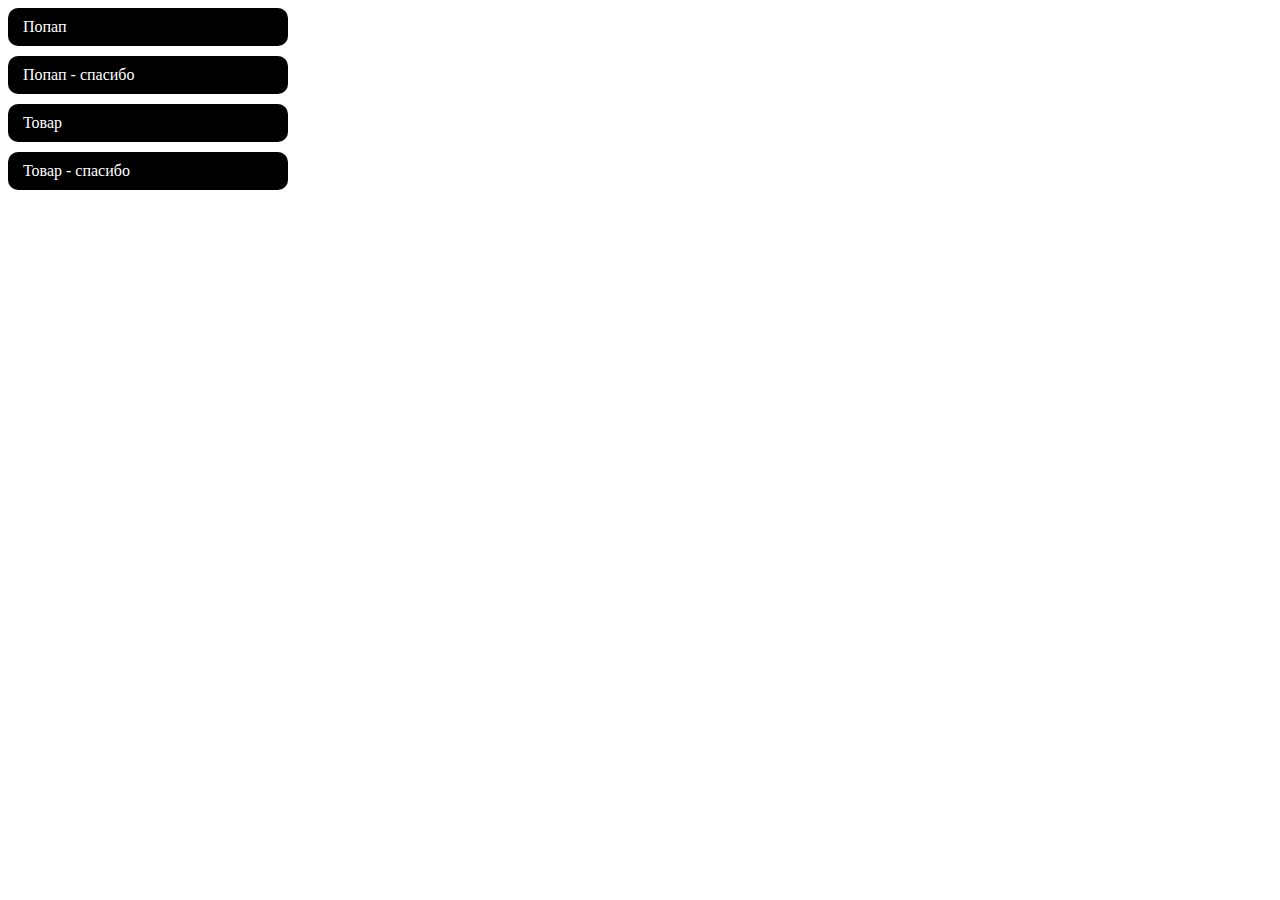
<file: index.html>
<!DOCTYPE html>
<html lang="en">

<head>
 <meta charset="UTF-8">
 <meta name="viewport" content="width=device-width, initial-scale=1.0">
 <title>Document</title>
 <style>
  a {
   background: #000;
   color: #fff;
   padding: 10px 15px;
   border-radius: 10px;
   display: block;
   width: 250px;
   text-decoration: none;
   margin-bottom: 10px;
  }
 </style>
</head>

<body>
 <a href="calc-popup.html">Попап</a>
 <a href="calc-popup-thx.html">Попап - спасибо</a>
 <a href="calc-product.html">Товар</a>
 <a href="calc-product-thx.html">Товар - спасибо</a>
</body>

</html>
</file>
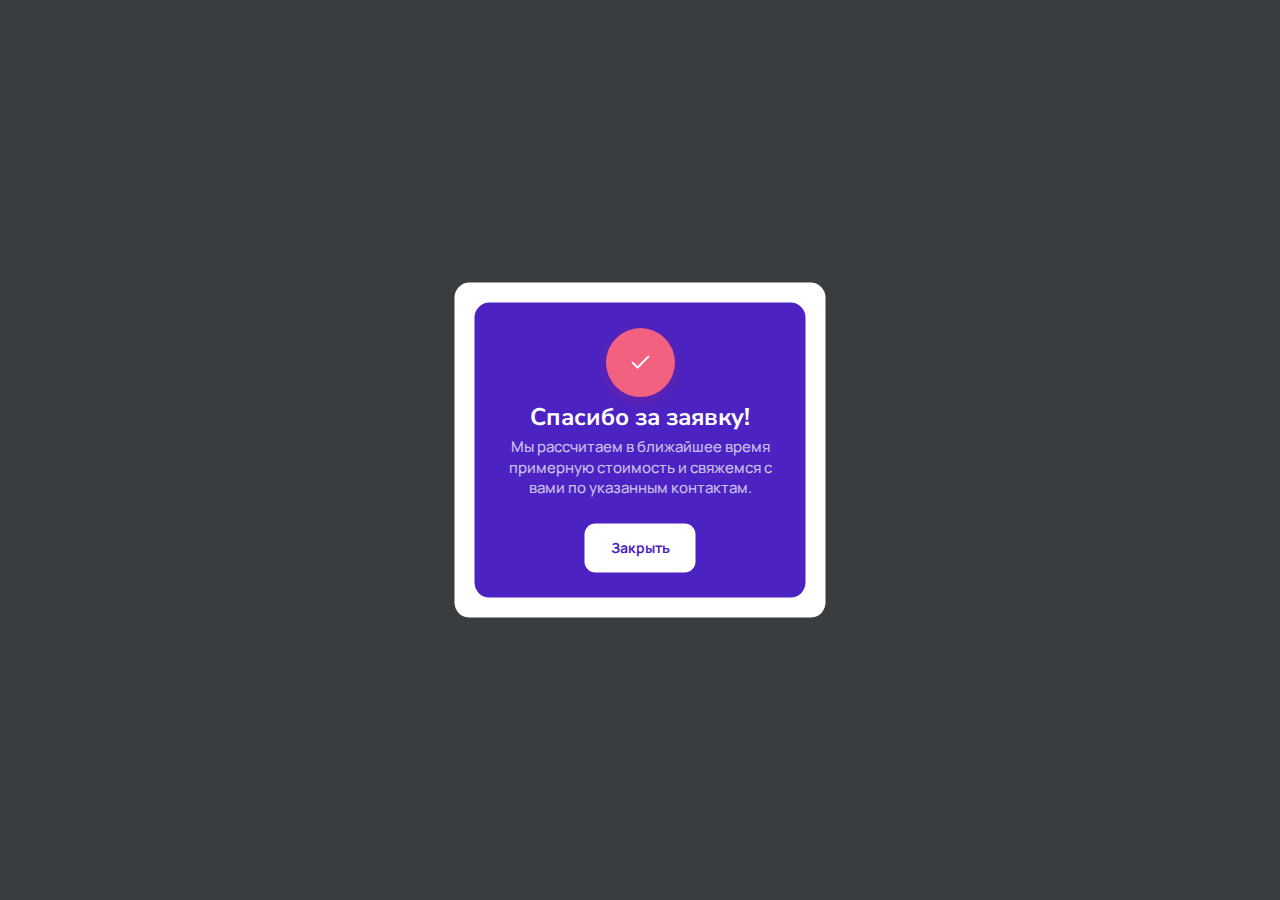
<file: calc-popup-thx.html>
<!DOCTYPE html>
<html lang="en">

<head>
 <meta charset="UTF-8">
 <meta name="viewport" content="width=device-width, initial-scale=1.0">
 <link rel="stylesheet" href="reset.css">
 <link rel="stylesheet" href="calc.css">
 <title>Попап - спасибо</title>
</head>

<body>

 <div class="thx-popup">
  <div class="thx-popup-wrapper">
   <div class="thx-popup-icon">
    <svg width="71" height="70" viewBox="0 0 71 70" fill="none" xmlns="http://www.w3.org/2000/svg">
     <rect x="0.5" width="70" height="70" rx="35" fill="#F36181" />
     <path d="M43.5 29L32.5 40L27.5 35" stroke="white" stroke-width="2" stroke-linecap="round"
      stroke-linejoin="round" />
    </svg>
   </div>
   <h4 class="thx-popup-title">
    Спасибо за заявку!
   </h4>
   <div class="thx-popup-text">
    Мы рассчитаем в ближайшее время примерную стоимость и свяжемся с вами по указанным контактам.
   </div>
   <div class="thx-popup-btn">
    Закрыть
   </div>
  </div>
 </div>




 <div class="calc-popup-bg"></div>

 <script src="calc.js"></script>
</body>

</html>
</file>
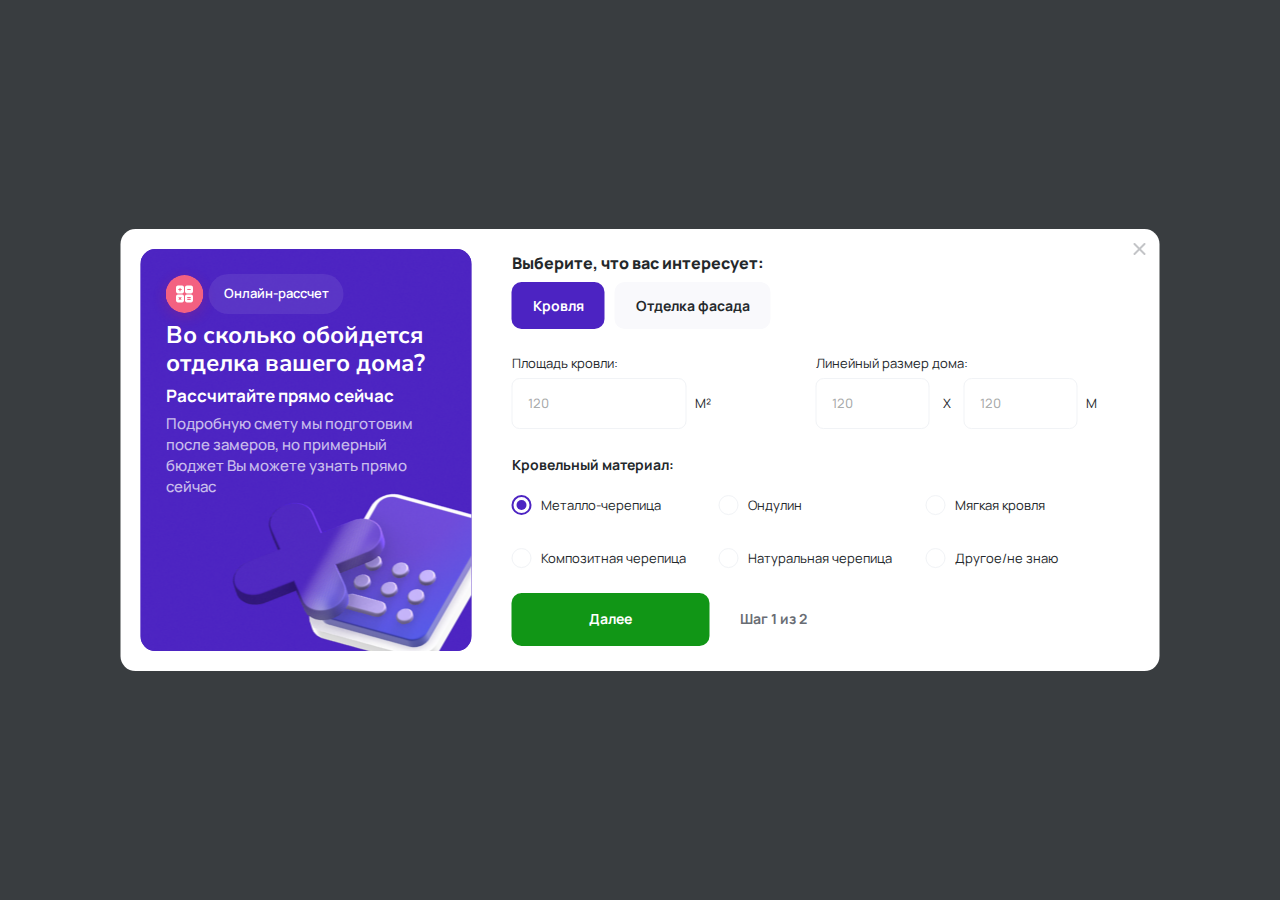
<file: calc-popup.html>
<!DOCTYPE html>
<html lang="en">

<head>
 <meta charset="UTF-8">
 <meta name="viewport" content="width=device-width, initial-scale=1.0">
 <link rel="stylesheet" href="reset.css">
 <link rel="stylesheet" href="calc.css">
 <title>Попап - калькулятор</title>
</head>

<body>

 <div class="calc-popup">
  <div class="calc-popup-wrapper">
   <div class="calc-popup-left">
    <div class="calc-banner">
     <div class="calc-banner-wrapper">
      <div class="calc-banner-top">
       <div class="calc-banner-top-icon">
        <img src="img/calc-banner-top-icon.svg" alt="">
       </div>
       <div class="calc-banner-top-label">
        Онлайн-рассчет
       </div>
      </div>
      <h4 class="calc-banner-title">
       Во сколько обойдется отделка вашего дома?
      </h4>
      <h5 class="calc-banner-subtitle">
       Рассчитайте прямо сейчас
      </h5>
      <div class="calc-banner-text">
       Подробную смету мы подготовим после замеров, но примерный бюджет Вы можете узнать прямо сейчас
      </div>
     </div>
     <img src="img/calc-banner-bg-desctop.png" alt="" class="calc-banner-bg">
    </div>
   </div>
   <div class="calc-popup-right">
    <div class="calc-form-wrapper">
     <h2 class="calc-form-title">Выберите, что вас интересует:</h2>

     <!-- Табы -->
     <div class="calc-form-tabs" id="popupTabs">
      <button class="calc-form-tab-button active" data-form="popupRoofForm">Кровля</button>
      <button class="calc-form-tab-button" data-form="popupFacadeForm">Отделка фасада</button>
     </div>

     <!-- Форма Кровля -->
     <form class="calc-form active" id="popupRoofForm">
      <div class="calc-form-step" data-step="1">
       <div class="calc-form-grid">
        <div class="calc-form-group">
         <label for="roof-area">Площадь кровли:</label>
         <div class="calc-form-input-wrap">
          <input type="text" id="roof-area" name="roof-area" placeholder="120">
          <span class="calc-form-unit">м²</span>
         </div>
        </div>

        <div class="calc-form-group">
         <label>Линейный размер дома:</label>
         <div class="calc-form-size-wrap">
          <input type="text" name="house-length" placeholder="120">
          <span class="calc-form-multiplier">X</span>
          <input type="text" name="house-width" placeholder="120">
          <span class="calc-form-unit">м</span>
         </div>
        </div>
       </div>

       <div class="calc-form-radio">
        <label class="bold-label">Кровельный материал:</label>
        <div class="calc-form-radio-group">
         <label class="calc-radio">
          <input type="radio" name="material" value="Металло-черепица" checked>
          <span class="calc-radio-custom"></span>
          Металло-черепица
         </label>

         <label class="calc-radio">
          <input type="radio" name="material" value="Ондулин">
          <span class="calc-radio-custom"></span>
          Ондулин
         </label>

         <label class="calc-radio">
          <input type="radio" name="material" value="Мягкая кровля">
          <span class="calc-radio-custom"></span>
          Мягкая кровля
         </label>

         <label class="calc-radio">
          <input type="radio" name="material" value="Композитная черепица">
          <span class="calc-radio-custom"></span>
          Композитная черепица
         </label>

         <label class="calc-radio">
          <input type="radio" name="material" value="Натуральная черепица">
          <span class="calc-radio-custom"></span>
          Натуральная черепица
         </label>

         <label class="calc-radio">
          <input type="radio" name="material" value="Другое/не знаю">
          <span class="calc-radio-custom"></span>
          Другое/не знаю
         </label>
        </div>
       </div>

       <div class="calc-form-footer">
        <button type="button" class="calc-form-next">Далее</button>
        <div class="calc-form-step-indicator">Шаг 1 из 2</div>
       </div>
      </div>

      <div class="calc-form-step hidden" data-step="2">
       <div class="calc-form-extra">
        <label class="big-label">Дополнительно понадобится:</label>
        <div class="calc-checkbox-group">
         <label class="calc-checkbox">
          <input type="checkbox" name="extra" value="Отделка фасада">
          <span class="calc-checkbox-custom">
           <svg class="checkmark" viewBox="0 0 24 24">
            <polyline points="20 6 9 17 4 12" />
           </svg>
          </span>
          Отделка фасада
         </label>

         <label class="calc-checkbox">
          <input type="checkbox" name="extra" value="Установка водосточной системы" checked>
          <span class="calc-checkbox-custom">
           <svg class="checkmark" viewBox="0 0 24 24">
            <polyline points="20 6 9 17 4 12" />
           </svg>
          </span>
          Установка водосточной системы
         </label>
        </div>
       </div>
       <div class="calc-form-radio utepl-radio">
        <label class="big-label">Понадобится утепление?</label>
        <div class="calc-form-radio-group">
         <label class="calc-radio">
          <input type="radio" name="utepl" value="Нет" checked>
          <span class="calc-radio-custom"></span>
          Нет
         </label>

         <label class="calc-radio">
          <input type="radio" name="utepl" value="50мм">
          <span class="calc-radio-custom"></span>
          50мм
         </label>

         <label class="calc-radio">
          <input type="radio" name="utepl" value="100мм">
          <span class="calc-radio-custom"></span>
          100мм
         </label>

         <label class="calc-radio">
          <input type="radio" name="utepl" value="150мм">
          <span class="calc-radio-custom"></span>
          150мм
         </label>
        </div>
       </div>
       <div class="calc-form-grid">
        <div class="calc-form-group calc-form-group-price">
         <label class="big-label">Желаемая, примерная стоимость:</label>
         <div class="calc-form-size-wrap">
          <span class="calc-form-unit">от</span>
          <input type="text" name="house-price">
          <span class="calc-form-multiplier">до</span>
          <input type="text" name="house-price-high">
          <span class="calc-form-unit">рублей</span>
         </div>
        </div>
       </div>

       <div class="calc-form-text">
        Менеджер-сметчик "СтройГруппМонтаж" подготовит расчет стоимости отделки кровли вашего дома в трех ценовых
        категориях, и
        вышлет смету на электронную почту в течение 15 минут
       </div>

       <div class="calc-form-contact">
        <div class="calc-form-group">
         <div class="calc-form-field">
          <label>Имя: <span class="required">*</span></label>
          <input type="text" name="name" placeholder="Представьтесь" required>
         </div>

         <div class="calc-form-field">
          <label>Телефон: <span class="required">*</span></label>
          <input type="tel" name="phone" placeholder="+7 (___) ___-__-__" required>
         </div>
        </div>
       </div>
       <div class="calc-form-footer calc-form-footer-step2">
        <button type="button" class="calc-form-prev">Назад</button>
        <button type="submit">Отправить заявку</button>
        <div class="calc-form-step-indicator">Шаг 2 из 2</div>
       </div>
       <div class="calc-agreement">
        <label class="calc-checkbox">
         <input type="checkbox" name="agreement" value="Согласен на обработку данных">
         <span class="calc-checkbox-custom">
          <svg class="checkmark" viewBox="0 0 24 24">
           <polyline points="20 6 9 17 4 12" />
          </svg>
         </span>
         <p>Нажимая на кнопку, вы соглашаетесь c <a href="#">политикой конфиденциальности</a></p>
        </label>
       </div>
      </div>
     </form>

     <!-- Форма Фасад -->
     <form class="calc-form" id="popupFacadeForm">
      <div class="calc-form-step" data-step="1">
       <div class="calc-form-grid">
        <div class="calc-form-group">
         <label for="roof-area">Площадь фасада:</label>
         <div class="calc-form-input-wrap">
          <input type="text" id="fasad-area" name="fasad-area" placeholder="120">
          <span class="calc-form-unit">м²</span>
         </div>
        </div>

        <div class="calc-form-group">
         <label>Линейный размер дома:</label>
         <div class="calc-form-size-wrap">
          <input type="text" name="house-length" placeholder="120">
          <span class="calc-form-multiplier">X</span>
          <input type="text" name="house-width" placeholder="120">
          <span class="calc-form-unit">м</span>
         </div>
        </div>
       </div>

       <div class="calc-form-radio fasad-radio">
        <label class="bold-label">Стены дома (материал):</label>
        <div class="calc-form-radio-group">
         <label class="calc-radio">
          <input type="radio" name="st-material" value="Брус" checked>
          <span class="calc-radio-custom"></span>
          Брус
         </label>

         <label class="calc-radio">
          <input type="radio" name="st-material" value="Каркас">
          <span class="calc-radio-custom"></span>
          Каркас
         </label>

         <label class="calc-radio">
          <input type="radio" name="st-material" value="Кирпич">
          <span class="calc-radio-custom"></span>
          Кирпич
         </label>

         <label class="calc-radio">
          <input type="radio" name="st-material" value="Блоки">
          <span class="calc-radio-custom"></span>
          Блоки
         </label>

         <label class="calc-radio">
          <input type="radio" name="st-material" value="Бетон">
          <span class="calc-radio-custom"></span>
          Бетон
         </label>

         <label class="calc-radio">
          <input type="radio" name="st-material" value="Газобетон">
          <span class="calc-radio-custom"></span>
          Газобетон
         </label>

         <label class="calc-radio">
          <input type="radio" name="st-material" value="Другое/не знаю">
          <span class="calc-radio-custom"></span>
          Другое/не знаю
         </label>
        </div>
       </div>

       <div class="calc-form-extra fasad-checkbox">
        <label class="bold-label">Материал отделки фасада:</label>
        <div class="calc-checkbox-group">
         <label class="calc-checkbox">
          <input type="checkbox" name="otdelka" value="Виниловый сайдинг">
          <span class="calc-checkbox-custom">
           <svg class="checkmark" viewBox="0 0 24 24">
            <polyline points="20 6 9 17 4 12" />
           </svg>
          </span>
          Виниловый сайдинг
         </label>

         <label class="calc-checkbox">
          <input type="checkbox" name="otdelka" value="Металлический сайдинг">
          <span class="calc-checkbox-custom">
           <svg class="checkmark" viewBox="0 0 24 24">
            <polyline points="20 6 9 17 4 12" />
           </svg>
          </span>
          Металлический сайдинг
         </label>

         <label class="calc-checkbox">
          <input type="checkbox" name="otdelka" value="Фасадные панели">
          <span class="calc-checkbox-custom">
           <svg class="checkmark" viewBox="0 0 24 24">
            <polyline points="20 6 9 17 4 12" />
           </svg>
          </span>
          Фасадные панели
         </label>

         <label class="calc-checkbox">
          <input type="checkbox" name="otdelka" value="Деревянный сайдинг">
          <span class="calc-checkbox-custom">
           <svg class="checkmark" viewBox="0 0 24 24">
            <polyline points="20 6 9 17 4 12" />
           </svg>
          </span>
          Деревянный сайдинг
         </label>

         <label class="calc-checkbox">
          <input type="checkbox" name="otdelka" value="Фиброцементный сайдинг">
          <span class="calc-checkbox-custom">
           <svg class="checkmark" viewBox="0 0 24 24">
            <polyline points="20 6 9 17 4 12" />
           </svg>
          </span>
          Фиброцементный сайдинг
         </label>

         <label class="calc-checkbox">
          <input type="checkbox" name="otdelka" value="Другое/не знаю">
          <span class="calc-checkbox-custom">
           <svg class="checkmark" viewBox="0 0 24 24">
            <polyline points="20 6 9 17 4 12" />
           </svg>
          </span>
          Другое/не знаю
         </label>
        </div>
       </div>

       <div class="calc-form-footer">
        <button type="button" class="calc-form-next">Далее</button>
        <div class="calc-form-step-indicator">Шаг 1 из 2</div>
       </div>
      </div>
      <div class="calc-form-step hidden" data-step="2">
       <div class="calc-form-extra">
        <label class="big-label">Дополнительно понадобится:</label>
        <div class="calc-checkbox-group">
         <label class="calc-checkbox">
          <input type="checkbox" name="fasad-dop" value="Отделка цоколя панелями">
          <span class="calc-checkbox-custom">
           <svg class="checkmark" viewBox="0 0 24 24">
            <polyline points="20 6 9 17 4 12" />
           </svg>
          </span>
          Отделка цоколя панелями
         </label>

         <label class="calc-checkbox">
          <input type="checkbox" name="fasad-dop" value="Установка водосточной системы" checked>
          <span class="calc-checkbox-custom">
           <svg class="checkmark" viewBox="0 0 24 24">
            <polyline points="20 6 9 17 4 12" />
           </svg>
          </span>
          Установка водосточной системы
         </label>
        </div>
       </div>
       <div class="calc-form-radio utepl-radio">
        <label class="big-label">Понадобится утепление?</label>
        <div class="calc-form-radio-group">
         <label class="calc-radio">
          <input type="radio" name="utepl" value="Нет" checked>
          <span class="calc-radio-custom"></span>
          Нет
         </label>

         <label class="calc-radio">
          <input type="radio" name="utepl" value="50мм">
          <span class="calc-radio-custom"></span>
          50мм
         </label>

         <label class="calc-radio">
          <input type="radio" name="utepl" value="100мм">
          <span class="calc-radio-custom"></span>
          100мм
         </label>

         <label class="calc-radio">
          <input type="radio" name="utepl" value="150мм">
          <span class="calc-radio-custom"></span>
          150мм
         </label>
        </div>
       </div>
       <div class="calc-form-grid">
        <div class="calc-form-group calc-form-group-price">
         <label class="big-label">Желаемая, примерная стоимость:</label>
         <div class="calc-form-size-wrap">
          <span class="calc-form-unit">от</span>
          <input type="text" name="house-price">
          <span class="calc-form-multiplier">до</span>
          <input type="text" name="house-price-high">
          <span class="calc-form-unit">рублей</span>
         </div>
        </div>
       </div>

       <div class="calc-form-text">
        Менеджер-сметчик "СтройГруппМонтаж" подготовит расчет стоимости отделки кровли вашего дома в трех ценовых
        категориях, и
        вышлет смету на электронную почту в течение 15 минут
       </div>

       <div class="calc-form-contact">
        <div class="calc-form-group">
         <div class="calc-form-field">
          <label>Имя: <span class="required">*</span></label>
          <input type="text" name="name" placeholder="Представьтесь" required>
         </div>

         <div class="calc-form-field">
          <label>Телефон: <span class="required">*</span></label>
          <input type="tel" name="phone" placeholder="+7 (___) ___-__-__" required>
         </div>
        </div>
       </div>
       <div class="calc-form-footer calc-form-footer-step2">
        <button type="button" class="calc-form-prev">Назад</button>
        <button type="submit">Отправить заявку</button>
        <div class="calc-form-step-indicator">Шаг 2 из 2</div>
       </div>
       <div class="calc-agreement">
        <label class="calc-checkbox">
         <input type="checkbox" name="agreement" value="Согласен на обработку данных">
         <span class="calc-checkbox-custom">
          <svg class="checkmark" viewBox="0 0 24 24">
           <polyline points="20 6 9 17 4 12" />
          </svg>
         </span>
         <p>Нажимая на кнопку, вы соглашаетесь c <a href="#">политикой конфиденциальности</a></p>
        </label>
       </div>
      </div>
     </form>
    </div>
   </div>
  </div>
  <span class="calc-popup-close">
   <svg xmlns="http://www.w3.org/2000/svg" width="20" height="20" viewBox="0 0 20 20" fill="none">
    <g opacity="0.4">
     <path d="M15 5L5 15" stroke="#696D74" stroke-width="2" stroke-linecap="round" stroke-linejoin="round" />
     <path d="M5 5L15 15" stroke="#696D74" stroke-width="2" stroke-linecap="round" stroke-linejoin="round" />
    </g>
   </svg>
  </span>
 </div>




 <div class="calc-popup-bg"></div>

 <script src="calc.js"></script>
</body>

</html>
</file>
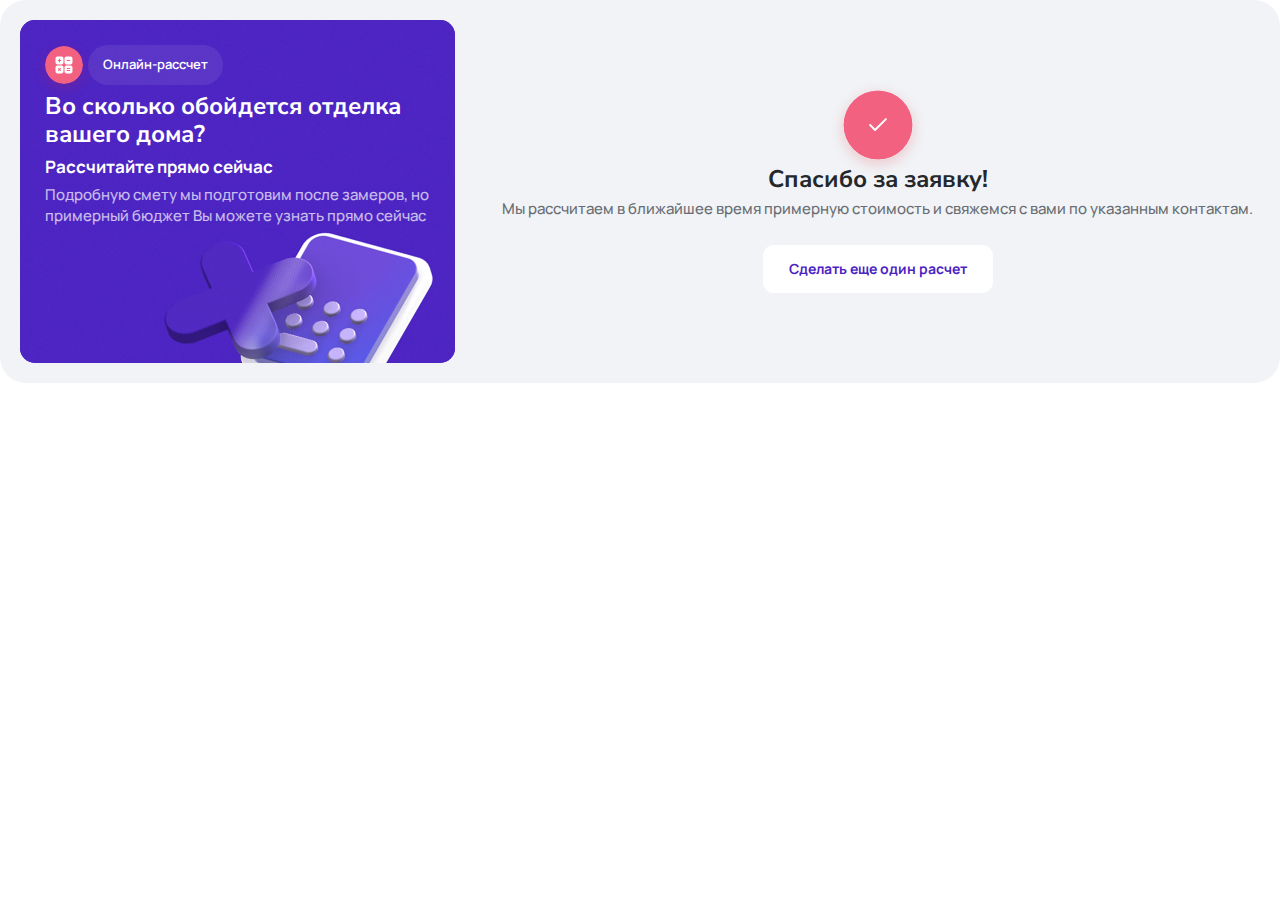
<file: calc-product-thx.html>
<!DOCTYPE html>
<html lang="en">

<head>
 <meta charset="UTF-8">
 <meta name="viewport" content="width=device-width, initial-scale=1.0">
 <link rel="stylesheet" href="reset.css">
 <link rel="stylesheet" href="calc.css">
 <title>Товар - спасибо</title>
</head>

<body>

 <div class="calc-product">
  <div class="calc-product-wrapper">
   <div class="calc-product-left">
    <div class="calc-banner">
     <div class="calc-banner-wrapper">
      <div class="calc-banner-top">
       <div class="calc-banner-top-icon">
        <img src="img/calc-banner-top-icon.svg" alt="">
       </div>
       <div class="calc-banner-top-label">
        Онлайн-рассчет
       </div>
      </div>
      <h4 class="calc-banner-title">
       Во сколько обойдется отделка вашего дома?
      </h4>
      <h5 class="calc-banner-subtitle">
       Рассчитайте прямо сейчас
      </h5>
      <div class="calc-banner-text">
       Подробную смету мы подготовим после замеров, но примерный бюджет Вы можете узнать прямо сейчас
      </div>
     </div>
     <img src="img/product-banner-bg-desctop.jpg" alt="" class="calc-banner-bg">
    </div>
   </div>
   <div class="calc-product-right">
    <div class="product-thx-wrapper">
     <div class="product-thx-wrapper-top">
      <div class="product-thx-wrapper-icon">
       <svg width="71" height="70" viewBox="0 0 71 70" fill="none" xmlns="http://www.w3.org/2000/svg">
        <rect x="0.5" width="70" height="70" rx="35" fill="#F36181" />
        <path d="M43.5 29L32.5 40L27.5 35" stroke="white" stroke-width="2" stroke-linecap="round"
         stroke-linejoin="round" />
       </svg>
      </div>
      <h4 class="product-thx-wrapper-title">
       Спасибо за заявку!
      </h4>
      <h5 class="product-thx-wrapper-text">
       Мы рассчитаем в ближайшее время примерную стоимость и свяжемся с вами по указанным контактам.
      </h5>
     </div>
     <div class="product-thx-wrapper-btn">
      Сделать еще один расчет
     </div>
    </div>
   </div>
  </div>
 </div>



 <script src="calc.js"></script>
</body>

</html>
</file>
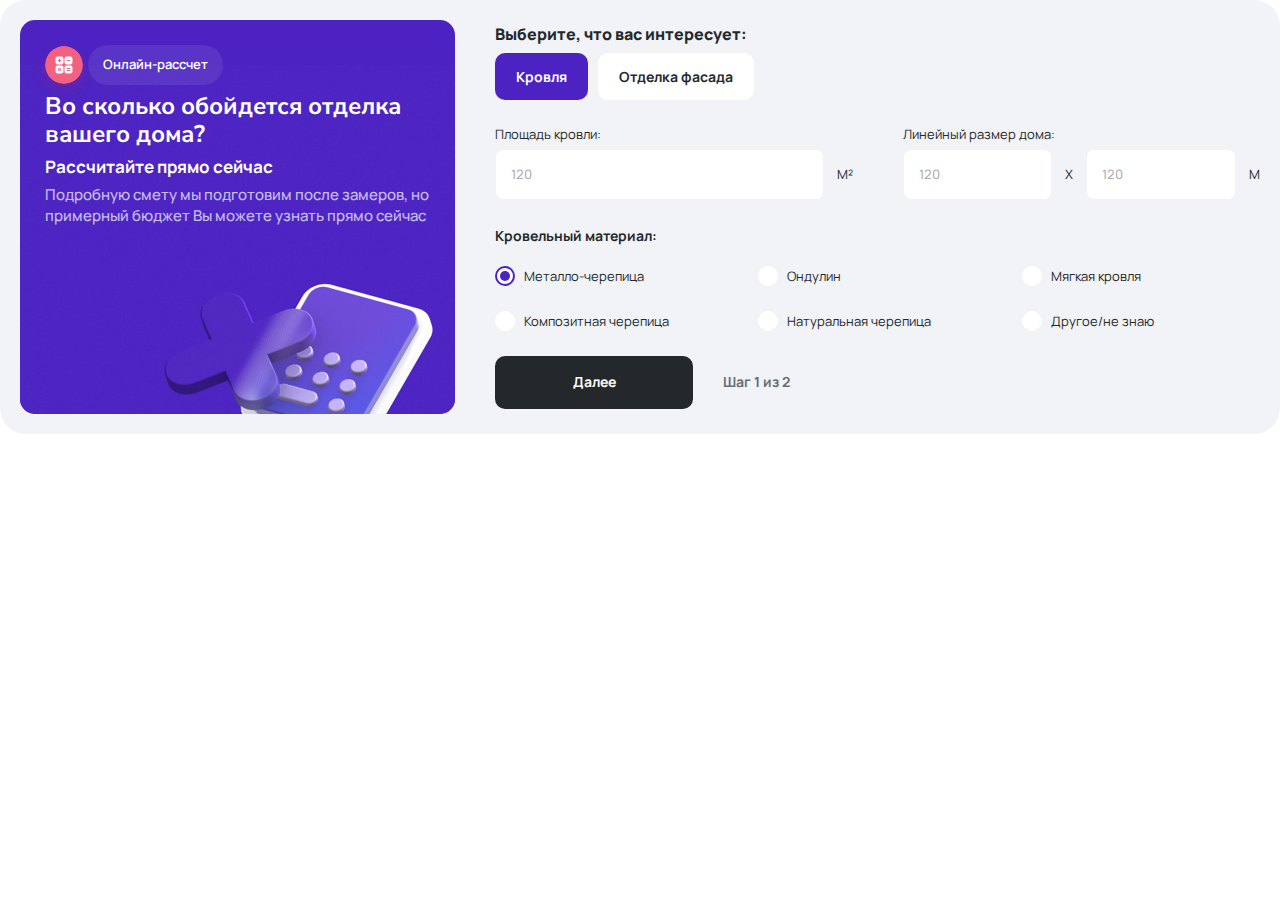
<file: calc-product.html>
<!DOCTYPE html>
<html lang="en">

<head>
 <meta charset="UTF-8">
 <meta name="viewport" content="width=device-width, initial-scale=1.0">
 <link rel="stylesheet" href="reset.css">
 <link rel="stylesheet" href="calc.css">
 <title>Товар - калькулятор</title>
</head>

<body>

 <div class="calc-product">
  <div class="calc-product-wrapper">
   <div class="calc-product-left">
    <div class="calc-banner">
     <div class="calc-banner-wrapper">
      <div class="calc-banner-top">
       <div class="calc-banner-top-icon">
        <img src="img/calc-banner-top-icon.svg" alt="">
       </div>
       <div class="calc-banner-top-label">
        Онлайн-рассчет
       </div>
      </div>
      <h4 class="calc-banner-title">
       Во сколько обойдется отделка вашего дома?
      </h4>
      <h5 class="calc-banner-subtitle">
       Рассчитайте прямо сейчас
      </h5>
      <div class="calc-banner-text">
       Подробную смету мы подготовим после замеров, но примерный бюджет Вы можете узнать прямо сейчас
      </div>
     </div>
     <img src="img/product-banner-bg-desctop.jpg" alt="" class="calc-banner-bg">
    </div>
   </div>
   <div class="calc-product-right">
    <div class="calc-form-wrapper">
     <h2 class="calc-form-title">Выберите, что вас интересует:</h2>

     <!-- Табы -->
     <div class="calc-form-tabs" id="popupTabs">
      <button class="calc-form-tab-button active" data-form="popupRoofForm">Кровля</button>
      <button class="calc-form-tab-button" data-form="popupFacadeForm">Отделка фасада</button>
     </div>

     <!-- Форма Кровля -->
     <form class="calc-form active" id="popupRoofForm">
      <div class="calc-form-step" data-step="1">
       <div class="calc-form-grid ploshad">
        <div class="calc-form-group">
         <label for="roof-area">Площадь кровли:</label>
         <div class="calc-form-input-wrap">
          <input type="text" id="roof-area" name="roof-area" placeholder="120">
          <span class="calc-form-unit">м²</span>
         </div>
        </div>

        <div class="calc-form-group">
         <label>Линейный размер дома:</label>
         <div class="calc-form-size-wrap">
          <input type="text" name="house-length" placeholder="120">
          <span class="calc-form-multiplier">X</span>
          <input type="text" name="house-width" placeholder="120">
          <span class="calc-form-unit">м</span>
         </div>
        </div>
       </div>

       <div class="calc-form-radio">
        <label class="bold-label">Кровельный материал:</label>
        <div class="calc-form-radio-group krovlya">
         <label class="calc-radio">
          <input type="radio" name="material" value="Металло-черепица" checked>
          <span class="calc-radio-custom"></span>
          Металло-черепица
         </label>

         <label class="calc-radio">
          <input type="radio" name="material" value="Ондулин">
          <span class="calc-radio-custom"></span>
          Ондулин
         </label>

         <label class="calc-radio">
          <input type="radio" name="material" value="Мягкая кровля">
          <span class="calc-radio-custom"></span>
          Мягкая кровля
         </label>

         <label class="calc-radio">
          <input type="radio" name="material" value="Композитная черепица">
          <span class="calc-radio-custom"></span>
          Композитная черепица
         </label>

         <label class="calc-radio">
          <input type="radio" name="material" value="Натуральная черепица">
          <span class="calc-radio-custom"></span>
          Натуральная черепица
         </label>

         <label class="calc-radio">
          <input type="radio" name="material" value="Другое/не знаю">
          <span class="calc-radio-custom"></span>
          Другое/не знаю
         </label>
        </div>
       </div>

       <div class="calc-form-footer">
        <button type="button" class="calc-form-next">Далее</button>
        <div class="calc-form-step-indicator">Шаг 1 из 2</div>
       </div>
      </div>

      <div class="calc-form-step hidden" data-step="2">
       <div class="calc-form-row">
        <div class="calc-form-extra">
         <label class="big-label">Дополнительно понадобится:</label>
         <div class="calc-checkbox-group">
          <label class="calc-checkbox">
           <input type="checkbox" name="extra" value="Отделка фасада">
           <span class="calc-checkbox-custom">
            <svg class="checkmark" viewBox="0 0 24 24">
             <polyline points="20 6 9 17 4 12" />
            </svg>
           </span>
           Отделка фасада
          </label>

          <label class="calc-checkbox">
           <input type="checkbox" name="extra" value="Установка водосточной системы" checked>
           <span class="calc-checkbox-custom">
            <svg class="checkmark" viewBox="0 0 24 24">
             <polyline points="20 6 9 17 4 12" />
            </svg>
           </span>
           Установка водосточной системы
          </label>
         </div>
        </div>
        <div class="calc-form-radio utepl-radio">
         <label class="big-label">Понадобится утепление?</label>
         <div class="calc-form-radio-group">
          <label class="calc-radio">
           <input type="radio" name="utepl" value="Нет" checked>
           <span class="calc-radio-custom"></span>
           Нет
          </label>

          <label class="calc-radio">
           <input type="radio" name="utepl" value="50мм">
           <span class="calc-radio-custom"></span>
           50мм
          </label>

          <label class="calc-radio">
           <input type="radio" name="utepl" value="100мм">
           <span class="calc-radio-custom"></span>
           100мм
          </label>

          <label class="calc-radio">
           <input type="radio" name="utepl" value="150мм">
           <span class="calc-radio-custom"></span>
           150мм
          </label>
         </div>
        </div>
       </div>
       <div class="calc-form-grid">
        <div class="calc-form-group calc-form-group-price">
         <label class="big-label">Желаемая, примерная стоимость:</label>
         <div class="calc-form-size-wrap">
          <span class="calc-form-unit">от</span>
          <input type="text" name="house-price">
          <span class="calc-form-multiplier">до</span>
          <input type="text" name="house-price-high">
          <span class="calc-form-unit">рублей</span>
         </div>
        </div>
       </div>

       <div class="calc-form-text">
        Менеджер-сметчик "СтройГруппМонтаж" подготовит расчет стоимости отделки кровли вашего дома в трех ценовых
        категориях, и
        вышлет смету на электронную почту в течение 15 минут
       </div>

       <div class="calc-form-contact">
        <div class="calc-form-group">
         <div class="calc-form-field">
          <label>Имя: <span class="required">*</span></label>
          <input type="text" name="name" placeholder="Представьтесь" required>
         </div>

         <div class="calc-form-field">
          <label>Телефон: <span class="required">*</span></label>
          <input type="tel" name="phone" placeholder="+7 (___) ___-__-__" required>
         </div>
        </div>
       </div>
       <div class="calc-form-footer calc-form-footer-step2">
        <button type="button" class="calc-form-prev">Назад</button>
        <button type="submit">Отправить заявку</button>
        <div class="calc-form-step-indicator">Шаг 2 из 2</div>
       </div>
       <div class="calc-agreement">
        <label class="calc-checkbox">
         <input type="checkbox" name="agreement" value="Согласен на обработку данных">
         <span class="calc-checkbox-custom">
          <svg class="checkmark" viewBox="0 0 24 24">
           <polyline points="20 6 9 17 4 12" />
          </svg>
         </span>
         <p>Нажимая на кнопку, вы соглашаетесь c <a href="#">политикой конфиденциальности</a></p>
        </label>
       </div>
      </div>
     </form>

     <!-- Форма Фасад -->
     <form class="calc-form" id="popupFacadeForm">
      <div class="calc-form-step" data-step="1">
       <div class="calc-form-grid calc-form-grid-fasad">
        <div class="calc-form-group">
         <label for="roof-area">Площадь фасада:</label>
         <div class="calc-form-input-wrap">
          <input type="text" id="fasad-area" name="fasad-area" placeholder="120">
          <span class="calc-form-unit">м²</span>
         </div>
        </div>

        <div class="calc-form-group">
         <label>Линейный размер дома:</label>
         <div class="calc-form-size-wrap">
          <input type="text" name="house-length" placeholder="120">
          <span class="calc-form-multiplier">X</span>
          <input type="text" name="house-width" placeholder="120">
          <span class="calc-form-unit">м</span>
         </div>
        </div>
       </div>

       <div class="calc-form-radio fasad-radio">
        <label class="bold-label">Стены дома (материал):</label>
        <div class="calc-form-radio-group">
         <label class="calc-radio">
          <input type="radio" name="st-material" value="Брус" checked>
          <span class="calc-radio-custom"></span>
          Брус
         </label>

         <label class="calc-radio">
          <input type="radio" name="st-material" value="Каркас">
          <span class="calc-radio-custom"></span>
          Каркас
         </label>

         <label class="calc-radio">
          <input type="radio" name="st-material" value="Кирпич">
          <span class="calc-radio-custom"></span>
          Кирпич
         </label>

         <label class="calc-radio">
          <input type="radio" name="st-material" value="Блоки">
          <span class="calc-radio-custom"></span>
          Блоки
         </label>

         <label class="calc-radio">
          <input type="radio" name="st-material" value="Бетон">
          <span class="calc-radio-custom"></span>
          Бетон
         </label>

         <label class="calc-radio">
          <input type="radio" name="st-material" value="Газобетон">
          <span class="calc-radio-custom"></span>
          Газобетон
         </label>

         <label class="calc-radio">
          <input type="radio" name="st-material" value="Другое/не знаю">
          <span class="calc-radio-custom"></span>
          Другое/не знаю
         </label>
        </div>
       </div>

       <div class="calc-form-extra fasad-checkbox">
        <label class="bold-label">Материал отделки фасада:</label>
        <div class="calc-checkbox-group">
         <label class="calc-checkbox">
          <input type="checkbox" name="otdelka" value="Виниловый сайдинг">
          <span class="calc-checkbox-custom">
           <svg class="checkmark" viewBox="0 0 24 24">
            <polyline points="20 6 9 17 4 12" />
           </svg>
          </span>
          Виниловый сайдинг
         </label>

         <label class="calc-checkbox">
          <input type="checkbox" name="otdelka" value="Металлический сайдинг">
          <span class="calc-checkbox-custom">
           <svg class="checkmark" viewBox="0 0 24 24">
            <polyline points="20 6 9 17 4 12" />
           </svg>
          </span>
          Металлический сайдинг
         </label>

         <label class="calc-checkbox">
          <input type="checkbox" name="otdelka" value="Фасадные панели">
          <span class="calc-checkbox-custom">
           <svg class="checkmark" viewBox="0 0 24 24">
            <polyline points="20 6 9 17 4 12" />
           </svg>
          </span>
          Фасадные панели
         </label>

         <label class="calc-checkbox">
          <input type="checkbox" name="otdelka" value="Деревянный сайдинг">
          <span class="calc-checkbox-custom">
           <svg class="checkmark" viewBox="0 0 24 24">
            <polyline points="20 6 9 17 4 12" />
           </svg>
          </span>
          Деревянный сайдинг
         </label>

         <label class="calc-checkbox">
          <input type="checkbox" name="otdelka" value="Фиброцементный сайдинг">
          <span class="calc-checkbox-custom">
           <svg class="checkmark" viewBox="0 0 24 24">
            <polyline points="20 6 9 17 4 12" />
           </svg>
          </span>
          Фиброцементный сайдинг
         </label>

         <label class="calc-checkbox">
          <input type="checkbox" name="otdelka" value="Другое/не знаю">
          <span class="calc-checkbox-custom">
           <svg class="checkmark" viewBox="0 0 24 24">
            <polyline points="20 6 9 17 4 12" />
           </svg>
          </span>
          Другое/не знаю
         </label>
        </div>
       </div>

       <div class="calc-form-footer">
        <button type="button" class="calc-form-next calc-form-next-green">Далее</button>
        <div class="calc-form-step-indicator">Шаг 1 из 2</div>
       </div>
      </div>
      <div class="calc-form-step hidden" data-step="2">
       <div class="calc-form-row">
        <div class="calc-form-extra">
         <label class="big-label">Дополнительно понадобится:</label>
         <div class="calc-checkbox-group">
          <label class="calc-checkbox">
           <input type="checkbox" name="fasad-dop" value="Отделка цоколя панелями">
           <span class="calc-checkbox-custom">
            <svg class="checkmark" viewBox="0 0 24 24">
             <polyline points="20 6 9 17 4 12" />
            </svg>
           </span>
           Отделка цоколя панелями
          </label>

          <label class="calc-checkbox">
           <input type="checkbox" name="fasad-dop" value="Установка водосточной системы" checked>
           <span class="calc-checkbox-custom">
            <svg class="checkmark" viewBox="0 0 24 24">
             <polyline points="20 6 9 17 4 12" />
            </svg>
           </span>
           Установка водосточной системы
          </label>
         </div>
        </div>
        <div class="calc-form-radio utepl-radio">
         <label class="big-label">Понадобится утепление?</label>
         <div class="calc-form-radio-group">
          <label class="calc-radio">
           <input type="radio" name="utepl" value="Нет" checked>
           <span class="calc-radio-custom"></span>
           Нет
          </label>

          <label class="calc-radio">
           <input type="radio" name="utepl" value="50мм">
           <span class="calc-radio-custom"></span>
           50мм
          </label>

          <label class="calc-radio">
           <input type="radio" name="utepl" value="100мм">
           <span class="calc-radio-custom"></span>
           100мм
          </label>

          <label class="calc-radio">
           <input type="radio" name="utepl" value="150мм">
           <span class="calc-radio-custom"></span>
           150мм
          </label>
         </div>
        </div>
       </div>
       <div class="calc-form-grid">
        <div class="calc-form-group calc-form-group-price">
         <label class="big-label">Желаемая, примерная стоимость:</label>
         <div class="calc-form-size-wrap">
          <span class="calc-form-unit">от</span>
          <input type="text" name="house-price">
          <span class="calc-form-multiplier">до</span>
          <input type="text" name="house-price-high">
          <span class="calc-form-unit">рублей</span>
         </div>
        </div>
       </div>

       <div class="calc-form-text">
        Менеджер-сметчик "СтройГруппМонтаж" подготовит расчет стоимости отделки кровли вашего дома в трех ценовых
        категориях, и
        вышлет смету на электронную почту в течение 15 минут
       </div>

       <div class="calc-form-contact">
        <div class="calc-form-group">
         <div class="calc-form-field">
          <label>Имя: <span class="required">*</span></label>
          <input type="text" name="name" placeholder="Представьтесь" required>
         </div>

         <div class="calc-form-field">
          <label>Телефон: <span class="required">*</span></label>
          <input type="tel" name="phone" placeholder="+7 (___) ___-__-__" required>
         </div>
        </div>
       </div>
       <div class="calc-form-footer calc-form-footer-step2">
        <button type="button" class="calc-form-prev">Назад</button>
        <button type="submit">Отправить заявку</button>
        <div class="calc-form-step-indicator">Шаг 2 из 2</div>
       </div>
       <div class="calc-agreement">
        <label class="calc-checkbox">
         <input type="checkbox" name="agreement" value="Согласен на обработку данных">
         <span class="calc-checkbox-custom">
          <svg class="checkmark" viewBox="0 0 24 24">
           <polyline points="20 6 9 17 4 12" />
          </svg>
         </span>
         <p>Нажимая на кнопку, вы соглашаетесь c <a href="#">политикой конфиденциальности</a></p>
        </label>
       </div>
      </div>
     </form>
    </div>
   </div>
  </div>
 </div>



 <script src="calc.js"></script>
</body>

</html>
</file>
<file: calc.css>
@import url('https://fonts.googleapis.com/css2?family=Manrope:wght@200..800&family=Nunito+Sans:ital,opsz,wght@0,6..12,200..1000;1,6..12,200..1000&display=swap');



.calc-popup-bg {
 position: fixed;
 height: 100%;
 width: 100%;
 top: 0;
 opacity: 0.9;
 background: #24282B;
 z-index: 5;
}

.calc-popup-close {
 position: absolute;
 top: 10px;
 right: 10px;
 cursor: pointer;
}

.calc-popup-close svg {
 width: 20px;
 height: 20px;
}

.calc-popup-close path,
.calc-popup-close g {
 transition: all .3s;
}

.calc-popup-close:hover path {
 stroke: #4C23C2;
}

.calc-popup-close:hover g {
 opacity: 1;
}

.calc-popup {
 position: fixed;
 top: 50%;
 left: 50%;
 z-index: 6;
 transform: translate(-50%, -50%);
}

.calc-popup-wrapper {
 border-radius: 15px;
 background: #FFF;
 display: flex;
}

.calc-popup-left {
 padding: 20px;
 min-height: 100%;
}

.calc-banner {
 padding: 25px;
 display: flex;
 flex-direction: column;
 gap: 5px;
 border-radius: 15px;
 background: #4C23C2;
 height: 100%;
 position: relative;
 overflow: hidden;
}

.calc-popup .calc-banner {
 max-width: 331px;
 width: 331px;
 min-height: 400px;
 height: 100%;
}

.calc-banner-top {
 display: flex;
 align-items: center;
 gap: 5px;
}

.calc-banner-top-icon {
 line-height: 0;
}

.calc-banner-top-icon img {
 width: 38px;
 height: 38px;
 object-fit: contain;
 border-radius: 999px;
 box-shadow: 0px 4px 13px 0px rgba(217, 39, 46, 0.21);
}

.calc-banner-top-label {
 padding: 10px 15px;
 border-radius: 900px;
 background: rgba(255, 255, 255, 0.08);
 color: #FFF;
 font-family: Manrope;
 font-size: 13px;
 font-weight: 600;
 line-height: 150%;
}

.calc-banner-title {
 color: #FFF;
 font-family: "Nunito Sans";
 font-size: 24px;
 font-weight: 700;
 line-height: 28px;
}

.calc-banner-subtitle {
 color: #FFF;
 font-family: Manrope;
 font-size: 17px;
 font-weight: 700;
 line-height: 139%;
}

.calc-banner-text {
 color: #FFF;
 font-family: Manrope;
 font-size: 15px;
 font-weight: 500;
 line-height: 139%;
 opacity: 0.7;
}


.calc-banner-wrapper {
 z-index: 3;
 display: flex;
 flex-direction: column;
 gap: 7px;
}

.calc-banner-bg {
 position: absolute;
 bottom: 0;
 right: 0;
 width: 100%;
 object-fit: contain;
 z-index: 2;
}



/* Базовые стили для формы */

.calc-form-wrapper {
 padding: 25px 20px;
}

.calc-form {
 display: none;
}

.calc-form.active {
 display: flex;
}

.calc-form-title {
 color: #24282B;
 font-family: Manrope;
 font-size: 16px;
 font-weight: 800;
 line-height: 115%;
 margin-bottom: 10px;
}

.calc-form-tabs {
 display: flex;
 gap: 10px;
 margin-bottom: 25px;
}

.calc-form-tab-button {
 padding: 13px 21px;
 cursor: pointer;
 border-radius: 10px;
 background: #F9F9FC;
 transition: all 0.3s ease;
 color: #24282B;
 font-family: Manrope;
 font-size: 14px;
 font-weight: 700;
 line-height: 150%;
}

.calc-form-tab-button.active {
 background: #4C23C2;
 color: #FFF;
}

.calc-form-step {
 display: none;
}

.calc-form-step:not(.hidden) {
 display: block;
}

.calc-form-step label {
 display: flex;
 align-items: center;
 color: #24282B;
 font-family: Manrope;
 font-size: 13px;
 font-weight: 400;
 line-height: 150%;
 margin-bottom: 4px;
 text-align: left;
}

.calc-form-step input {
 width: 100%;
 padding: 15px;
 border-radius: 8px;
 border: 1px solid #F1F3F6;
 background: #FFF;
 color: #24282B;
 font-family: Manrope;
 font-size: 13px;
 font-weight: 500;
 line-height: 150%;
 transition: all .3s;
}

.calc-form-step input:focus {
 border: 1px solid rgba(76, 35, 194, 1);
 box-shadow: 0 0 0 2px rgba(76, 35, 194, 0.2);
 outline: none;
}

.calc-form-step input::placeholder {
 color: rgba(36, 40, 43, 0.4);
}

.calc-form-next,
.calc-form-footer button {
 width: 198px;
 padding: 18px 27px;
 transition: background 0.3s ease;
 color: #FFF;
 font-family: Manrope;
 font-size: 14px;
 font-weight: 700;
 line-height: 118%;
 border-radius: 10px;
 background: #119616;
}

.calc-form-next:hover,
.calc-form-footer .calc-form-prev:hover,
.calc-form-footer button:hover {
 background: #4C23C2;
}

.calc-form-footer .calc-form-prev {
 width: 198px;
 padding: 18px 27px;
 transition: background 0.3s ease;
 color: #4C23C2;
 font-family: Manrope;
 font-size: 14px;
 font-weight: 700;
 line-height: 118%;
 border-radius: 10px;
 background: #fff;
 border: 1px solid #4C23C2;
}

.calc-form-prev:hover {
 color: #fff;
}

.calc-form-buttons {
 display: flex;
 gap: 10px;
 margin-top: 25px;
}

.calc-form-grid {
 display: grid;
 grid-template-columns: 1fr 1fr;
 gap: 20px;
}

.calc-form-input-wrap,
.calc-form-size-wrap {
 display: flex;
 align-items: center;
}


.calc-form-size-wrap input {
 width: 114px;
}

.calc-form-input-wrap input {
 width: 175px;
}

.calc-form-unit {
 margin-left: 8px;
 color: #24282B;
 font-family: Manrope;
 font-size: 13px;
 font-weight: 400;
 line-height: 150%;
 text-transform: uppercase;
}

.calc-form-multiplier {
 margin: 0 13px;
 color: #24282B;
 font-family: Manrope;
 font-size: 13px;
 font-weight: 400;
 line-height: 150%;
 text-transform: uppercase;
}

.calc-form-radio {
 margin-top: 25px;
}

.calc-form-step label.bold-label {
 color: #24282B;
 font-family: Manrope;
 font-size: 14px;
 font-weight: 700;
 line-height: 150%;
 margin-bottom: 20px;
 display: block;
}

.calc-form-radio-group {
 display: grid;
 grid-template-columns: repeat(3, 1fr);
 gap: 33px;
}

.calc-radio {
 display: flex;
 align-items: center;
 cursor: pointer;
}

.calc-radio input {
 display: none;
}

.calc-radio-custom {
 display: block;
 min-width: 20px;
 width: 20px;
 height: 20px;
 border: 1px solid #F1F3F6;
 border-radius: 50%;
 margin-right: 9px;
 position: relative;
}

.calc-radio input:checked+.calc-radio-custom {
 border: 2px solid #4C23C2;
}

.calc-radio input:checked+.calc-radio-custom::after {
 content: '';
 width: 10px;
 height: 10px;
 background: #4C23C2;
 border-radius: 50%;
 position: absolute;
 top: 3px;
 left: 3px;
}

label.calc-radio {
 margin-bottom: 0 !important;
}

.calc-form-footer {
 display: flex;
 align-items: center;
 gap: 10px;
 margin-top: 25px;
}

.calc-form-step-indicator {
 font-weight: 500;
 color: #696D74;
 font-family: Manrope;
 font-size: 14px;
 font-weight: 700;
 line-height: 118%;
 margin-left: 20px;
}



.calc-form-step label.big-label {
 font-size: 16px;
 font-weight: 800;
 line-height: 115%;
 margin-bottom: 20px;
 display: block;
 cursor: auto;
}

.calc-checkbox-group {
 display: grid;
 grid-template-columns: repeat(2, 1fr);
 gap: 5px;
}

.calc-checkbox {
 display: flex;
 align-items: center;
 cursor: pointer;
 font-family: Manrope;
 font-size: 13px;
 font-weight: 400;
 line-height: 150%;
}

.calc-checkbox input {
 display: none;
}

.calc-checkbox-custom {
 min-width: 24px;
 width: 24px;
 height: 24px;
 border: 1px solid #F1F3F6;
 border-radius: 6px;
 margin-right: 9px;
 position: relative;
 transition: all 0.2s ease;
}

.calc-checkbox input:checked+.calc-checkbox-custom {
 background-color: #4C23C2;
 border-color: #4C23C2;
}

.calc-checkbox-custom svg {
 width: 14px;
 height: 14px;
 stroke: white;
 stroke-width: 3;
 fill: none;
 stroke-linecap: round;
 stroke-linejoin: round;
 stroke-dasharray: 30;
 stroke-dashoffset: 20;
 transition: stroke-dashoffset 0.3s ease;
 position: absolute;
 top: 4px;
 left: 4px;
}

.calc-checkbox input:checked+.calc-checkbox-custom svg {
 stroke-dashoffset: 0;
}


.utepl-radio .calc-form-radio-group {
 display: grid;
 grid-template-columns: repeat(4, 1fr);
 gap: 20px;
}


.calc-form-group-price {
 margin-top: 25px;
}

.calc-form-group-price input {
 width: 180px;
}

.calc-form-group-price .calc-form-unit {
 text-transform: none;
}

.calc-form-group-price .calc-form-unit:first-child {
 margin-right: 8px;
 margin-left: 0;
}

.calc-form-group-price .calc-form-multiplier {
 text-transform: none;
}

.calc-form-text {
 margin-top: 25px;
 color: #24282B;
 font-family: Manrope;
 font-size: 15px;
 font-weight: 700;
 line-height: 139%;
}

.calc-form-contact {
 margin-top: 25px;
}


.calc-form-contact .calc-form-group {
 display: flex;
 gap: 32px;
 flex-wrap: wrap;
}

.calc-form-contact .calc-form-field {
 display: flex;
 flex-direction: column;
 flex: 1;
}

.calc-form-field .required {
 color: red;
}


.calc-agreement {
 margin-top: 12px;
}

.calc-agreement p {
 color: #696D74;
 font-family: Manrope;
 font-size: 13px;
 font-weight: 400;
 line-height: 150%;
}

.calc-agreement p a {
 color: #696D74;
 text-decoration: underline;
 transition: all .3s;
}

.calc-agreement p a:hover {
 color: #4C23C2;
}

.fasad-radio .calc-form-radio-group {
 grid-template-columns: repeat(4, 1fr);
 gap: 33px 10px;
}

.fasad-checkbox .calc-checkbox-group {
 display: grid;
 grid-template-columns: repeat(3, 1fr);
 gap: 33px 20px;
}

.fasad-checkbox {
 margin-top: 25px;
}





/* Контекст: попап */
.calc-popup-right .calc-form-wrapper {
 max-width: 668px;
 width: 668px;
 height: 100%;
}


/* Контекст: карточка товара */
.calc-product .calc-form-wrapper {
 max-width: 100%;
}


.calc-product {
 border-radius: 26px;
 background: #F1F3F6;
 max-width: 1680px;
 margin: 0 auto;
}

.calc-product-wrapper {
 display: flex;
}

.calc-product-left {
 padding: 20px;
 flex: 0 0 475px;
 width: 475px;
}

.calc-product-right {
 flex-grow: 1;
}

.calc-product .calc-form-radio-group {
 grid-template-columns: repeat(6, 1fr);
 gap: 25px;
}

.calc-form-grid.ploshad {
 max-width: 794px;
 gap: 50px;
}

.calc-form-grid.ploshad .calc-form-input-wrap input {
 width: 100%;
}

.calc-form-grid.ploshad .calc-form-size-wrap input {
 width: 100%;
}

.calc-product .calc-form-unit {
 margin-left: 13px;
}

.calc-product .calc-radio-custom {
 border: 1px solid #fff;
 background: #fff;
}

.calc-product .calc-form-next {
 background: #24282B;
}

.calc-product .calc-form-next:hover {
 background: rgba(76, 35, 194, 1);
}

.calc-product .calc-form-tab-button {
 background: #fff;
}

.calc-product .calc-form-next-green {
 background: #119616;
}

.calc-product .calc-form-tab-button.active {
 background: rgba(76, 35, 194, 1);
}

.calc-form-row {
 display: flex;
 gap: 100px;
}

.calc-form-row>div {
 margin: 0;
}

.calc-form-row .calc-form-extra {
 width: 480px;
 flex: 0 0 480px;
}

.calc-form-row .calc-form-radio {
 flex: 0 0 542px;
 width: 542px;
}


.calc-product .calc-checkbox-custom {
 border: 1px solid #fff;
 background: #FFF;
}

.calc-product .calc-form-text {
 max-width: 731px;
}

.calc-product .calc-form-group-price input {
 width: 190px;
}

.calc-product .calc-form-contact {
 max-width: 723px;
}

.calc-product .fasad-radio .calc-form-radio-group {
 grid-template-columns: repeat(7, 1fr);
 gap: 33px 20px;
}

.calc-form-grid-fasad {
 gap: 50px;
 max-width: 562px;
 width: 562px;
}

.calc-product .fasad-checkbox .calc-checkbox-group {
 grid-template-columns: repeat(5, 1fr);
 gap: 33px 20px;
}

.utepl-radio .calc-form-radio-group {
 grid-template-columns: repeat(4, 1fr);
}


.thx-popup {
 position: fixed;
 top: 50%;
 left: 50%;
 z-index: 6;
 transform: translate(-50%, -50%);
 width: 371px;
 padding: 20px;
 background: #fff;
 border-radius: 15px;
}

.thx-popup-wrapper {
 border-radius: 15px;
 padding: 25px;
 background: #4C23C2;
 display: flex;
 flex-direction: column;
 align-items: center;
 text-align: center;
}

.thx-popup-icon {
 line-height: 0;
 margin-bottom: 5px;
}

.thx-popup-icon svg {
 width: 70px;
 height: 70px;
 box-shadow: 0px 4px 13px 0px rgba(217, 39, 46, 0.21);
 border-radius: 50%;
}

.thx-popup-title {
 color: #FFF;
 font-family: "Nunito Sans";
 font-size: 24px;
 font-weight: 700;
 line-height: 120%;
 margin-bottom: 5px;
}

.thx-popup-text {
 color: #FFF;
 font-family: Manrope;
 font-size: 15px;
 font-weight: 500;
 line-height: 139%;
 opacity: 0.7;
}

.thx-popup-btn {
 margin-top: 25px;
 padding: 16px 26px;
 border-radius: 11px;
 background: #FFF;
 color: #4C23C2;
 font-family: Manrope;
 font-size: 14px;
 font-weight: 700;
 line-height: 118%;
 cursor: pointer;
 transition: all .3s;
}

.thx-popup-btn:hover {
 background: #F36181;
 color: #fff;
}

.product-thx-wrapper {
 margin: 65px 0;
 padding: 25px 20px;
 display: flex;
 flex-direction: column;
 gap: 25px;
 align-items: center;
}

.product-thx-wrapper-top {
 display: flex;
 flex-direction: column;
 gap: 5px;
 align-items: center;
}

.product-thx-wrapper-icon {
 line-height: 0;
}

.product-thx-wrapper-icon svg {
 width: 70px;
 height: 70px;
 box-shadow: 0px 4px 13px 0px rgba(217, 39, 46, 0.21);
 border-radius: 50%;
}

.product-thx-wrapper-title {
 color: #24282B;
 text-align: center;
 font-family: "Nunito Sans";
 font-size: 24px;
 font-weight: 700;
 line-height: 120%;
}

.product-thx-wrapper-text {
 color: #696D74;
 text-align: center;
 font-family: Manrope;
 font-size: 15px;
 font-weight: 500;
 line-height: 139%;
}

.product-thx-wrapper-btn {
 padding: 16px 26px;
 border-radius: 11px;
 background: #FFF;
 color: #4C23C2;
 font-family: Manrope;
 font-size: 14px;
 font-weight: 700;
 line-height: 118%;
 transition: all .3s;
 cursor: pointer;
}

.product-thx-wrapper-btn:hover {
 color: #fff;
 background: #4C23C2;
}




@media (max-width: 1650px) {
 .calc-form-row {
  flex-direction: column;
  gap: 25px;
 }

 .calc-form-row .calc-form-extra,
 .calc-form-row .calc-form-radio {
  flex: 1 1 100%;
  width: 100%;
 }
}


@media (max-width: 1300px) {

 .calc-form-radio-group.krovlya,
 .calc-product .fasad-checkbox .calc-checkbox-group,
 .calc-product .fasad-radio .calc-form-radio-group {
  grid-template-columns: repeat(3, 1fr);
  gap: 25px;
 }

}


@media (max-width: 1065px) {

 .calc-popup-wrapper,
 .calc-product-wrapper {
  flex-direction: column;
 }

 .calc-popup .calc-banner,
 .calc-product .calc-banner {
  max-width: 100%;
  width: 100%;
  min-height: auto;
 }

 .calc-product-left {
  flex: 1 1 100%;
  width: 100%;
 }

 .calc-banner-bg {
  width: 300px;
 }

 .calc-popup-close {
  top: -20px;
  right: -20px;
 }

 .calc-popup-close path {
  stroke: #fff;
 }

 .calc-popup-close g {
  opacity: 0.4;
 }

 .calc-popup-close:hover path {
  stroke: #fff;
 }

 .calc-banner-text {
  max-width: 500px;
 }
}

@media (max-width: 720px) {
 .calc-popup-right .calc-form-wrapper {
  max-width: 100%;
  width: 100%;
 }

 .calc-popup {
  width: calc(100% - 40px);
 }

 .calc-banner-bg {
  width: 200px;
 }

 .calc-popup-left {
  padding: 14px;
 }

 .calc-popup-right .calc-form-wrapper {
  padding: 14px;
  padding-top: 0;
 }

 .calc-form-radio-group {
  grid-template-columns: repeat(2, 1fr);
  gap: 23px;
 }

 .calc-popup .calc-banner {
  padding: 14px;
 }

 .calc-banner-text {
  display: none;
 }

 .calc-banner-wrapper {
  gap: 5px;
 }

 .calc-banner-title {
  font-size: 16px;
  line-height: 18px;
 }

 .calc-banner-subtitle {
  font-size: 12px;
  line-height: 139%;
 }

 .calc-popup-close {
  top: -15px;
  right: -15px;
 }

 .fasad-radio .calc-form-radio-group {
  grid-template-columns: repeat(2, 1fr);
  gap: 14px 10px;
 }

 .calc-product-left {
  padding: 14px;
 }

 .calc-product .calc-banner-bg {
  width: 300px;
 }

 .product-thx-wrapper {
  margin: 0;
 }
}

@media (max-width: 600px) {
 .calc-banner-bg {
  bottom: -10px;
  right: -20px;
 }

 .calc-form-tabs {
  margin-bottom: 15px;
 }

 .calc-form-step {
  width: 100%;
 }

 .calc-form-grid {
  grid-template-columns: 1fr;
  gap: 15px;
 }

 .calc-form-unit {
  margin-left: 13px;
 }

 .calc-form-radio {
  margin-top: 15px;
 }

 .calc-form-step label.bold-label {
  margin-bottom: 15px;
 }

 .calc-form-radio-group {
  grid-template-columns: 1fr;
  gap: 10px;
 }

 .calc-form-input-wrap input {
  width: 100%;
 }

 .calc-form-size-wrap input {
  width: 100%;
 }

 .calc-form-footer-step2 {
  flex-direction: column;
  margin-top: 15px;
 }

 .calc-form-footer-step2.calc-form-footer button {
  width: 100%;
 }

 .calc-form-footer-step2 .calc-form-step-indicator {
  margin: 0;
 }

 .calc-form-step label.big-label {
  font-size: 14px;
  margin-bottom: 10px;
 }

 .calc-checkbox-group {
  grid-template-columns: 1fr;
  gap: 10px;
 }

 .fasad-checkbox .calc-checkbox-group {
  grid-template-columns: 1fr;
  gap: 10px;

 }

 .utepl-radio .calc-form-radio-group {
  grid-template-columns: repeat(2, 1fr);
  gap: 10px;
 }

 .calc-form-group-price input {
  width: 100%;
  padding: 15px 10px;
 }

 .calc-form-multiplier {
  margin: 0 10px;
 }

 .calc-form-unit {
  margin-left: 10px;
 }

 .calc-form-text {
  margin-top: 15px;
  font-size: 13px;
  line-height: 150%;
 }

 .calc-form-contact {
  margin-top: 15px;
 }

 .calc-form-contact .calc-form-group {
  display: flex;
  gap: 15px;
  flex-direction: column;
 }

 .calc-agreement {
  margin-top: 15px;
 }

 .calc-agreement .calc-checkbox {
  align-items: flex-start;
 }

 .calc-form-group-price {
  margin-top: 15px;
 }

 .fasad-checkbox {
  margin-top: 15px;
 }

 .calc-form-footer {
  margin-top: 15px;
 }

 .calc-product .fasad-checkbox .calc-checkbox-group {
  grid-template-columns: repeat(1, 1fr);
  gap: 15px;
 }

 .calc-popup {
  position: absolute;
  top: 20px;
  transform: translateX(-50%);
  padding-bottom: 20px;
 }

 .calc-form-grid.ploshad {
  max-width: 100%;
  gap: 15px;
 }

 .calc-product .calc-form-group-price input {
  width: 100%;
 }

 .calc-form-row {
  gap: 15px;
 }

 .calc-product .calc-banner-bg {
  bottom: 0;
  right: -74px;
  width: 300px;
 }

 .calc-product .fasad-radio .calc-form-radio-group {
  grid-template-columns: repeat(2, 1fr);
  gap: 15px;
 }

 .calc-form-grid-fasad {
  width: auto;
 }

 .calc-form-radio-group.krovlya {
  grid-template-columns: repeat(1, 1fr);
  gap: 15px;
 }

 .product-thx-wrapper {
  padding: 14px;
  gap: 15px;
 }

 .product-thx-wrapper-text {
  max-width: 381px;
 }
}



@media (max-width: 450px) {
 .thx-popup {
  width: calc(100% - 40px);
  padding: 14px;
 }

 .thx-popup-wrapper {
  padding: 14px;
 }

 .thx-popup-icon svg,
 .product-thx-wrapper-icon svg {
  width: 56px;
  height: 56px;
 }

 .thx-popup-title {
  font-size: 15px;
  line-height: 140%;
 }

 .product-thx-wrapper-title {
  font-size: 17px;
 }

 .thx-popup-text,
 .product-thx-wrapper-text {
  font-size: 13px;
  line-height: 150%;
 }

 .thx-popup-btn {
  margin-top: 15px;
 }

 .product-thx-wrapper-btn {
  padding: 12px 18px;
  font-size: 13px;
 }

}

@media (max-width: 360px) {

 .calc-form-next,
 .calc-form-footer button {
  width: fit-content;
 }

 .calc-form-step-indicator {
  margin-left: 10px;
 }
}
</file>
